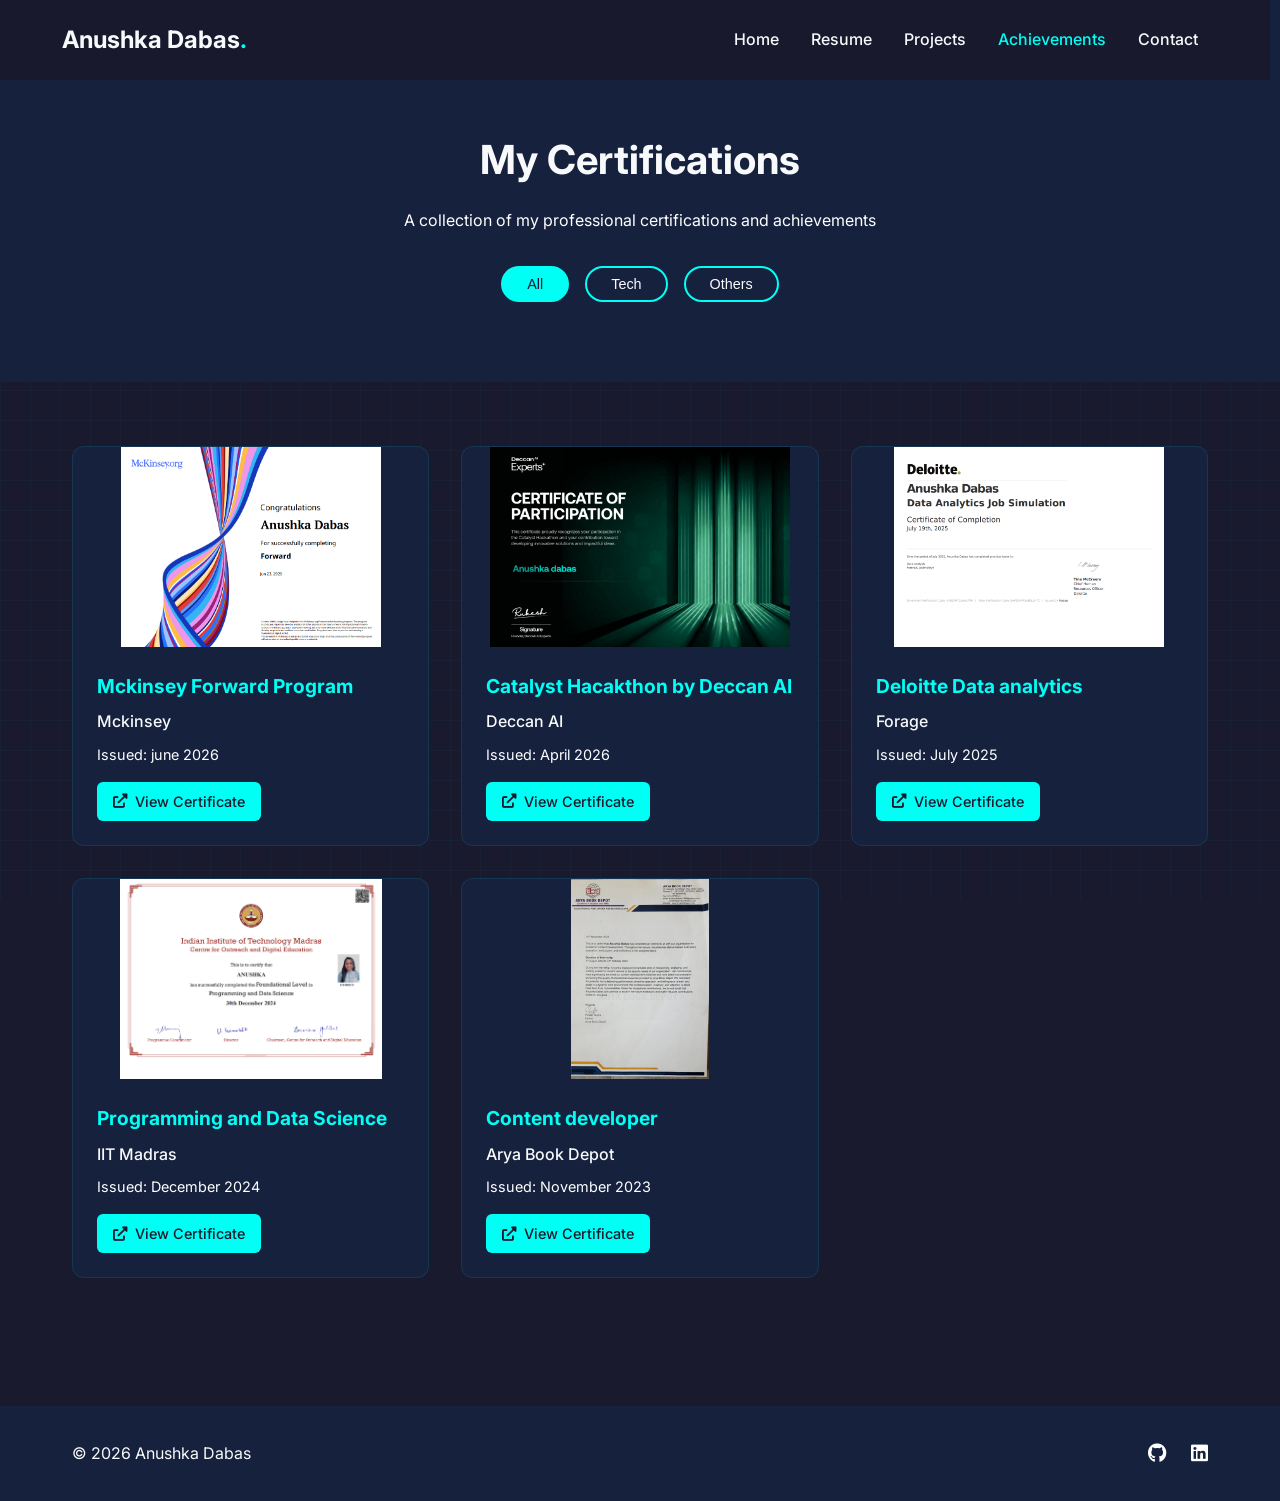
<file: achievements.html>
<!DOCTYPE html>
<html lang="en">
<head>
    <meta charset="UTF-8">
    <meta name="viewport" content="width=device-width, initial-scale=1.0">
    <title>Anushka Dabas | Achievements</title>
    
    <!-- Font Awesome -->
    <link rel="stylesheet" href="https://cdnjs.cloudflare.com/ajax/libs/font-awesome/6.0.0/css/all.min.css">
    
    <!-- Google Fonts -->
    <link href="https://fonts.googleapis.com/css2?family=Inter:wght@400;500;600;700&display=swap" rel="stylesheet">
    
    <!-- Your CSS -->
    <link rel="stylesheet" href="css/style.css">
    <link rel="stylesheet" href="css/achievements.css">
</head>
<body>
    <!-- Navigation -->
    <nav class="navbar">
        <div class="container nav-container">
            <a href="index.html" class="logo">Anushka Dabas<span class="accent">.</span></a>
            <ul class="nav-links">
                <li><a href="index.html">Home</a></li>
                <li><a href="index.html#resume">Resume</a></li>
                <li><a href="projects.html">Projects</a></li>
                <li><a href="achievements.html" class="active">Achievements</a></li>
                <li><a href="index.html#contact">Contact</a></li>
            </ul>
            <div class="menu-btn">
                <span></span>
            </div>
        </div>
    </nav>

    <!-- Certifications Header -->
    <header class="certifications-header">
        <div class="container">
            <h1>My Certifications</h1>
            <p>A collection of my professional certifications and achievements</p>
            
            <!-- Certificate Filters -->
            <div class="certificate-filters">
                <button class="filter-btn active" data-filter="all">All</button>
                <button class="filter-btn" data-filter="tech">Tech</button>
                <button class="filter-btn" data-filter="other">Others</button>
            </div>
        </div>
    </header>

    <!-- Certifications Grid -->
    <section class="certifications-section">
        <div class="container">
            <div class="certifications-grid">

                <!-- Certification Card 1 -->
                <div class="certification-card" data-category="tech">
                    <div class="certification-image">
                        <img src="assets/images/mckinsey.png" alt="AI Appreciate">
                    </div>
                    <div class="certification-content">
                        <h3>Mckinsey Forward Program</h3>
                        <p class="issuer">Mckinsey</p>
                        <p class="date">Issued: june 2026</p>
                        <div class="certification-links">
                            <a href="assets/achievements/Mckinsey.pdf" target="_blank" class="btn btn-sm">
                                <i class="fas fa-external-link-alt"></i> View Certificate
                            </a>
                        </div>
                    </div>
                </div>

                 <!-- Certification Card 2 -->
                <div class="certification-card" data-category="tech">
                    <div class="certification-image">
                        <img src="assets/images/deccan.png" alt="deccan-hacakthon">
                    </div>
                    <div class="certification-content">
                        <h3>Catalyst Hacakthon by Deccan AI</h3>
                        <p class="issuer">Deccan AI</p>
                        <p class="date">Issued: April 2026</p>
                        <div class="certification-links">
                            <a href="assets/achievements/deccan-hacakthon.pdf" target="_blank" class="btn btn-sm">
                                <i class="fas fa-external-link-alt"></i> View Certificate
                            </a>
                        </div>
                    </div>
                </div>
                


                <!-- Certification Card 1 -->
                <div class="certification-card" data-category="tech">
                    <div class="certification-image">
                        <img src="assets/images/deloitte.png" alt="Deloitte Data analytics">
                    </div>
                    <div class="certification-content">
                        <h3>Deloitte Data analytics</h3>
                        <p class="issuer">Forage</p>
                        <p class="date">Issued: July 2025</p>
                        <div class="certification-links">
                            <a href="assets/achievements/deloitte-certificate.pdf" target="_blank" class="btn btn-sm">
                                <i class="fas fa-external-link-alt"></i> View Certificate
                            </a>
                        </div>
                    </div>
                </div>

                   <!-- Certification Card 2 -->
                <div class="certification-card" data-category="tech">
                    <div class="certification-image">
                        <img src="assets/images/IIT-certificate.png" alt="Deloitte Data analytics">
                    </div>
                    <div class="certification-content">
                        <h3>Programming and Data Science</h3>
                        <p class="issuer">IIT Madras</p>
                        <p class="date">Issued: December 2024</p>
                        <div class="certification-links">
                            <a href="assets/images/IIT-certificate.png" target="_blank" class="btn btn-sm">
                                <i class="fas fa-external-link-alt"></i> View Certificate
                            </a>
                        </div>
                    </div>
                </div>

               
            
                
                
                <!-- Certification Card 5 (Other) -->
                <div class="certification-card" data-category="other">
                    <div class="certification-image">
                        <img src="assets/achievements/arya-certificate.jpg" alt="Content developer">
                    </div>
                    <div class="certification-content">
                        <h3>Content developer</h3>
                        <p class="issuer">Arya Book Depot</p>
                        <p class="date">Issued: November 2023</p>
                        <div class="certification-links">
                            <a href="assets/achievements/arya-certificate.jpg" target="_blank" class="btn btn-sm">
                                <i class="fas fa-external-link-alt"></i> View Certificate
                            </a>
                        </div>
                    </div>
                </div>
            </div>
        </div>
    </section>

    <!-- Footer -->
    <footer class="footer">
        <div class="container">
            <div class="footer-content">
                <div class="footer-left">
                    <p>© 2026 Anushka Dabas</p>
                </div>
                <div class="footer-right">
                    <div class="social-links">
                        <a href=" https://github.com/Anushka-dabas"  target="_blank">
                            <i class="fab fa-github"></i>
                        </a>
                        <a href= "https://www.linkedin.com/in/anushka-dabas/" target="_blank">
                            <i class="fab fa-linkedin"></i>
                        </a>
                    </div>
                </div>
            </div>
        </div>
    </footer>

    <!-- Scripts -->
    <script src="js/main.js"></script>
    <script src="js/achievements.js"></script>
</body>
</html>
</file>
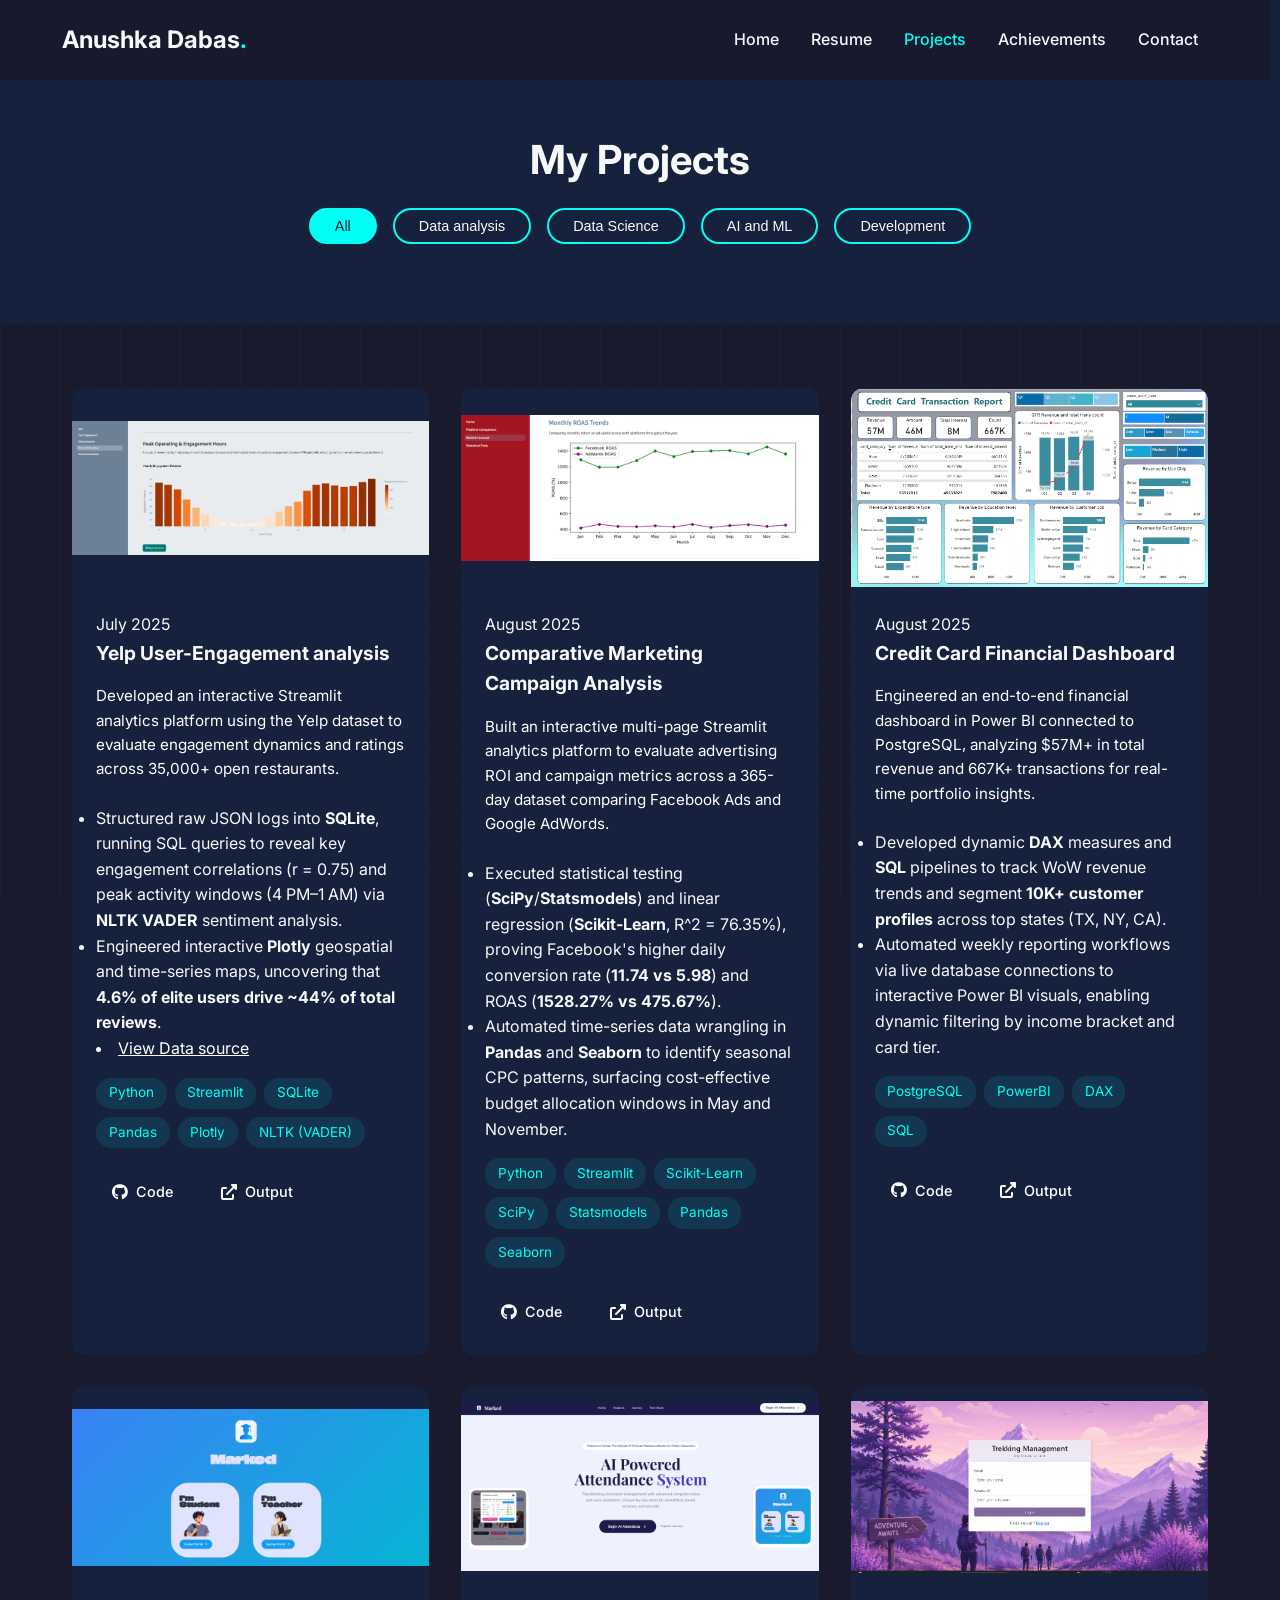
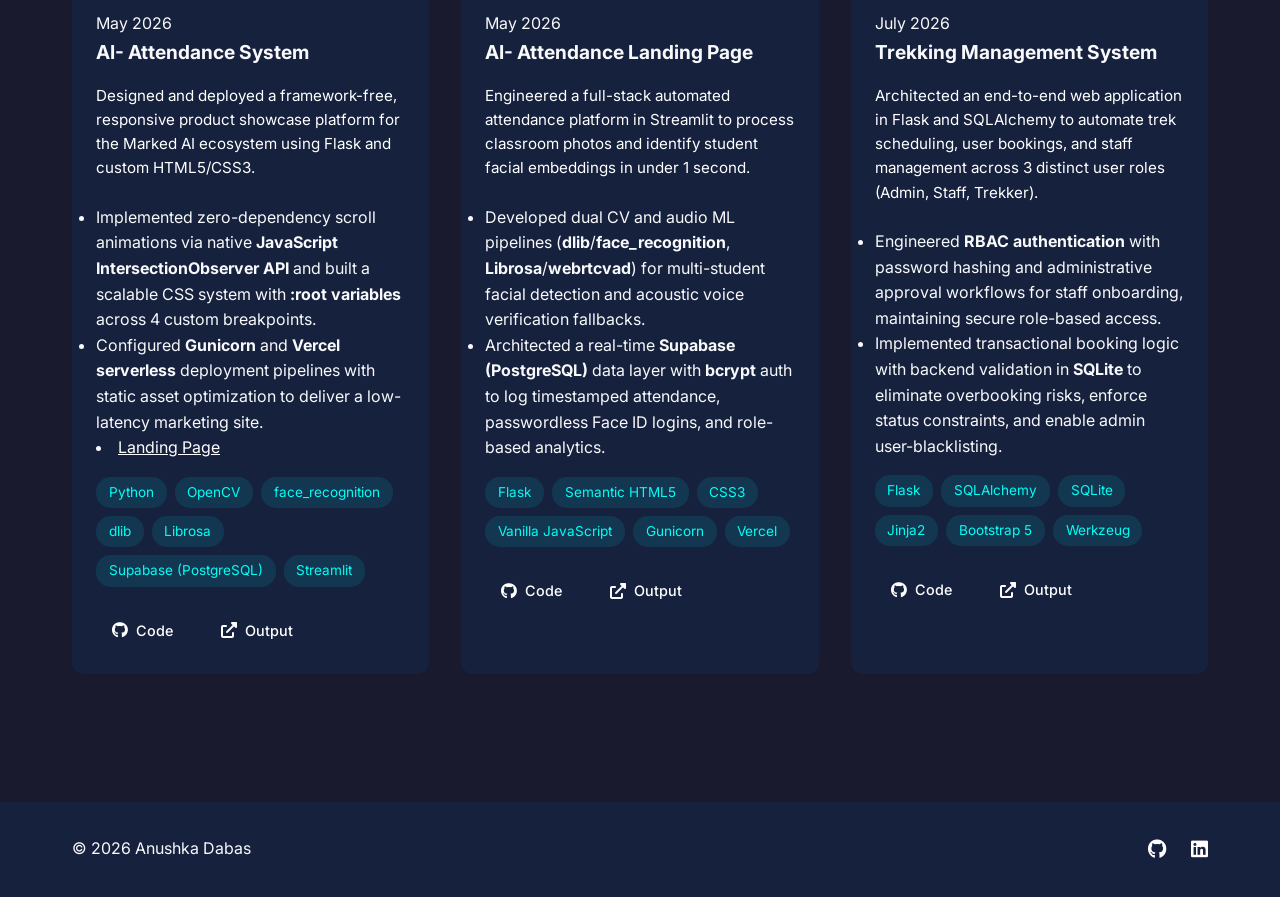
<file: projects.html>
<!DOCTYPE html>
<html lang="en">
<head>
    <meta charset="UTF-8">
    <meta name="viewport" content="width=device-width, initial-scale=1.0">
    <title>Anushka Dabas | Projects</title>
    
    <!-- Font Awesome -->
    <link rel="stylesheet" href="https://cdnjs.cloudflare.com/ajax/libs/font-awesome/6.0.0/css/all.min.css">
    
    <!-- Google Fonts -->
    <link href="https://fonts.googleapis.com/css2?family=Inter:wght@400;500;600;700&display=swap" rel="stylesheet">
    
    <!-- Your CSS -->
    <link rel="stylesheet" href="css/style.css">
    <link rel="stylesheet" href="css/projects.css">
</head>
<body>
    <!-- Navigation -->
    <nav class="navbar">
        <div class="container nav-container">
            <a href="index.html" class="logo">Anushka Dabas<span class="accent">.</span></a>
            <ul class="nav-links">
                <li><a href="index.html">Home</a></li>
                <li><a href="index.html#resume">Resume</a></li>
                <li><a href="projects.html" class="active">Projects</a></li>
                <li><a href="achievements.html">Achievements</a></li>
                <li><a href="index.html#contact">Contact</a></li>
            </ul>
            <div class="menu-btn">
                <span></span>
            </div>
        </div>
    </nav>

    <!-- Projects Header -->
    <header class="projects-header">
        <div class="container">
            <h1>My Projects</h1>
           
            
            <!-- Project Filters -->
            <div class="project-filters">
                <button class="filter-btn active" data-filter="all">All</button>
                <!-- <button class="filter-btn" data-filter="machine-learning">Machine Learning</button> -->
                <button class="filter-btn" data-filter="data-analysis">Data analysis</button>
                <button class="filter-btn" data-filter="data-science">Data Science</button>
                <button class="filter-btn" data-filter="ai-ml">AI and ML</button>
                <button class="filter-btn" data-filter="development">Development</button>
              
                <!-- <button class="filter-btn" data-filter="deep-learning">Deep Learning</button> -->
            </div>
        </div>
    </header>

    <!-- Projects Grid -->
    <section class="projects-section">
        <div class="container">
            <div class="projects-grid">



                <!-- Project Card 1 -->
                <div class="project-card" data-category="data-analysis">
                    <div class="project-image">
                        <img src="assets/projects/location.png" alt="User Engagement analysis">
                    </div>
                    <div class="project-content">
                        <span>July 2025</span>
                        <h3>Yelp User-Engagement analysis</h3>
                        <p>Developed an interactive Streamlit analytics platform using the Yelp dataset to evaluate engagement dynamics and ratings across 35,000+ open restaurants.</p>

                        <ul>
                            <li>Structured raw JSON logs into <b>SQLite</b>, running SQL queries to reveal key engagement correlations (r = 0.75) and peak activity windows (4 PM–1 AM) via <b>NLTK VADER</b> sentiment analysis.</li>
                            <li>Engineered interactive <b>Plotly</b> geospatial and time-series maps, uncovering that <b>4.6% of elite users drive ~44% of total reviews</b>.</li>
                        </ul>  
                            <li>
                                <a style="color: white" href="https://www.kaggle.com/datasets/yelp-dataset/yelp-dataset"> View Data source</a>
                            </li>
                        </ul>
                        <div class="project-tech">
                            <span class="tech-tag">Python</span>
                            <span class="tech-tag">Streamlit</span>
                            <span class="tech-tag">SQLite</span>
                            <span class="tech-tag">Pandas</span>
                            <span class="tech-tag">Plotly</span>
                            <span class="tech-tag">NLTK (VADER)</span>
                        </div>
                        <div class="project-links">
                            <a href="https://github.com/Anushka-dabas/User-Engagement-analysis" target="_blank" class="btn btn-sm">
                                <i class="fab fa-github"></i> Code
                            </a>
                            <a href="https://user-engagement-analysiss.streamlit.app/" target="_blank" class="btn btn-sm">
                                <i class="fas fa-external-link-alt"></i> Output
                            </a>
                        </div>
                    </div>
                </div>




                <div class="project-card" data-category="data-science">
                    <div class="project-image">
                        <img src="assets/projects/roas.png" alt="roas">
                    </div>
                    <div class="project-content">
                        <span>August 2025</span>
                        <h3>Comparative Marketing Campaign Analysis</h3>
                         
                        <p>Built an interactive multi-page Streamlit analytics platform to evaluate advertising ROI and campaign metrics across a 365-day dataset comparing Facebook Ads and Google AdWords.</p>

                        <ul>
                           <li>Executed statistical testing (<b>SciPy</b>/<b>Statsmodels</b>) and linear regression (<b>Scikit-Learn</b>, R^2 = 76.35%), proving Facebook's higher daily conversion rate (<b>11.74 vs 5.98</b>) and ROAS (<b>1528.27% vs 475.67%</b>).</li>
                           <li>Automated time-series data wrangling in <b>Pandas</b> and <b>Seaborn</b> to identify seasonal CPC patterns, surfacing cost-effective budget allocation windows in May and November.</li>
                        </ul>

                        <div class="project-tech">
                            <span class="tech-tag">Python</span>
                            <span class="tech-tag">Streamlit</span>
                            <span class="tech-tag">Scikit-Learn</span>
                            <span class="tech-tag">SciPy</span>
                            <span class="tech-tag">Statsmodels</span>
                            <span class="tech-tag">Pandas</span>
                            <span class="tech-tag">Seaborn</span>
                        </div>
                        <div class="project-links">
                            <a href="https://github.com/Anushka-dabas/Comparative-Marketing-Campaign-Analysis-Facebook-vs-AdWords" target="_blank" class="btn btn-sm">
                                <i class="fab fa-github"></i> Code
                            </a>
                            <a href="https://comparative-marketing-campaign-analysis-facebook-vs-adwords-ns.streamlit.app/" target="_blank" class="btn btn-sm">
                                <i class="fas fa-external-link-alt"></i> Output
                            </a>
                        </div>
                    </div>
                </div>
                



                <div class="project-card" data-category="data-analysis">
                    <div class="project-image">
                        <img src="assets/projects/credit_card_transaction.png" alt="Credit Card dashboard">
                    </div>
                    <div class="project-content">
                        <span>August 2025</span>
                        <h3>Credit Card Financial Dashboard</h3>
                        <p>Engineered an end-to-end financial dashboard in Power BI connected to PostgreSQL, analyzing $57M+ in total revenue and 667K+ transactions for real-time portfolio insights.</p>

                        <ul>
                           <li>Developed dynamic <b>DAX</b> measures and <b>SQL</b> pipelines to track WoW revenue trends and segment <b>10K+ customer profiles</b> across top states (TX, NY, CA).</li>
                           <li>Automated weekly reporting workflows via live database connections to interactive Power BI visuals, enabling dynamic filtering by income bracket and card tier.</li>
                        </ul>
                        <div class="project-tech">
                            <span class="tech-tag">PostgreSQL</span>
                            <span class="tech-tag">PowerBI</span>
                            <span class="tech-tag">DAX</span>
                            <span class="tech-tag">SQL</span>
                        </div>
                        <div class="project-links">
                            <a href="https://github.com/Anushka-dabas/Credit_Card_Financial_Dashboard" target="_blank" class="btn btn-sm">
                                <i class="fab fa-github"></i> Code
                            </a>
                            <a href="https://github.com/Anushka-dabas/Credit_Card_Financial_Dashboard/blob/main/Credit%20Card%20Report%20final.pdf" target="_blank" class="btn btn-sm">
                                <i class="fas fa-external-link-alt"></i> Output
                            </a>
                        </div>
                    </div>
                </div>
                



                <div class="project-card" data-category="ai-ml">
                    <div class="project-image">
                        <img src="assets/projects/marked.png" alt="crop-yield-analysis">
                    </div>
                    <div class="project-content">
                        <span> May 2026 </span>
                        <h3>AI- Attendance System</h3>
                        <p>Designed and deployed a framework-free, responsive product showcase platform for the Marked AI ecosystem using Flask and custom HTML5/CSS3.</p>

                        <ul>
                            <li>Implemented zero-dependency scroll animations via native <b>JavaScript IntersectionObserver API</b> and built a scalable CSS system with <b>:root variables</b> across 4 custom breakpoints.</li>
                            <li>Configured <b>Gunicorn</b> and <b>Vercel serverless</b> deployment pipelines with static asset optimization to deliver a low-latency marketing site.</li>
                        </ul>
                            <li>
                                <a style="color: white" href="https://marked-landing-page-theta.vercel.app/"> Landing Page</a>
                            </li>
                        </ul>
                        <div class="project-tech">
                            <span class="tech-tag">Python</span>
                            <span class="tech-tag">OpenCV</span>
                            <span class="tech-tag">face_recognition</span>
                            <span class="tech-tag">dlib</span>
                            <span class="tech-tag">Librosa</span>
                            <span class="tech-tag">Supabase (PostgreSQL)</span>
                            <span class="tech-tag">Streamlit</span>
                        </div>
                        <div class="project-links">
                            <a href="https://github.com/Anushka-dabas/Marked-AI-attendance- " target="_blank" class="btn btn-sm">
                                <i class="fab fa-github"></i> Code
                            </a>
                            <a href="https://marked-main.streamlit.app/" target="_blank" class="btn btn-sm">
                                <i class="fas fa-external-link-alt"></i> Output
                            </a>
                        </div>
                    </div>
                </div>




                <div class="project-card" data-category="development">
                    <div class="project-image">
                        <img src="assets/projects/Landingpg.png" alt="washington-house-sales">
                    </div>
                    <div class="project-content">
                        <span>May 2026</span>
                        <h3>AI- Attendance Landing Page</h3>
                        <p>Engineered a full-stack automated attendance platform in Streamlit to process classroom photos and identify student facial embeddings in under 1 second.</p>

                        <ul>
                           <li>Developed dual CV and audio ML pipelines (<b>dlib</b>/<b>face_recognition</b>, <b>Librosa</b>/<b>webrtcvad</b>) for multi-student facial detection and acoustic voice verification fallbacks.</li>
                           <li>Architected a real-time <b>Supabase (PostgreSQL)</b> data layer with <b>bcrypt</b> auth to log timestamped attendance, passwordless Face ID logins, and role-based analytics.</li>
                        </ul>
                                                


                        <div class="project-tech">
                           <span class="tech-tag">Flask</span>
                            <span class="tech-tag">Semantic HTML5</span>
                            <span class="tech-tag">CSS3</span>
                            <span class="tech-tag">Vanilla JavaScript</span>
                            <span class="tech-tag">Gunicorn</span>
                            <span class="tech-tag">Vercel</span>
                        </div>
                        <div class="project-links">
                            <a href="https://github.com/Anushka-dabas/Marked---Landing-page " target="_blank" class="btn btn-sm">
                                <i class="fab fa-github"></i> Code
                            </a>
                            <a href="https://marked-landing-page-theta.vercel.app/" target="_blank" class="btn btn-sm">
                                <i class="fas fa-external-link-alt"></i> Output
                            </a>
                        </div>
                    </div>
                </div>




                <div class="project-card" data-category="development">
                    <div class="project-image">
                        <img src="assets/projects/Trek.png" alt="Trekking Management System">
                    </div>
                    <div class="project-content">
                        <span>July 2026</span>
                        <h3>Trekking Management System</h3>
                        
                         <p>Architected an end-to-end web application in Flask and SQLAlchemy to automate trek scheduling, user bookings, and staff management across 3 distinct user roles (Admin, Staff, Trekker).</p>

                        <ul>
                            <li>Engineered <b>RBAC authentication</b> with password hashing and administrative approval workflows for staff onboarding, maintaining secure role-based access.</li>
                            <li>Implemented transactional booking logic with backend validation in <b>SQLite</b> to eliminate overbooking risks, enforce status constraints, and enable admin user-blacklisting.</li>
                        </ul>

                        <div class="project-tech">
                            <span class="tech-tag">Flask</span>
                            <span class="tech-tag">SQLAlchemy</span>
                            <span class="tech-tag">SQLite</span>
                            <span class="tech-tag">Jinja2</span>
                            <span class="tech-tag">Bootstrap 5</span>
                            <span class="tech-tag">Werkzeug</span>
                            
                             
                        </div>
                        <div class="project-links">
                            <a href="https://github.com/Anushka-dabas/Trekking-management-app" target="_blank" class="btn btn-sm">
                                <i class="fab fa-github"></i> Code
                            </a>
                            <a href=" " target="_blank" class="btn btn-sm">
                                <i class="fas fa-external-link-alt"></i> Output
                            </a>
                        </div>
                    </div>
                </div>

                <!-- Add more project cards with different data-category values -->
                
            </div>
        </div>
    </section>
















    <!-- Footer -->
    <footer class="footer">
        <div class="container">
            <div class="footer-content">
                <div class="footer-left">
                    <p>© 2026 Anushka Dabas <p>
                </div>
                <div class="footer-right">
                    <div class="social-links">
                        <a href= " https://github.com/Anushka-dabas"  target="_blank">
                            <i class="fab fa-github"></i>
                        </a>
                        <a href="https://www.linkedin.com/in/anushka-dabas/" target="_blank">
                            <i class="fab fa-linkedin"></i>
                        </a>
                        
                    </div>
                </div>
            </div>
        </div>
    </footer>

    <!-- Scripts -->
    <script src="js/main.js"></script>
    <script src="js/projects.js"></script>
</body>
</html>
</file>
<file: css/style.css>
/* Root Variables */
:root {
  /* Colors */
  --bg-primary: #1a1a2e;
  --bg-secondary: #16213e;
  --text-primary: #f8f9fa;
  --text-secondary: #ffffff;
  --accent-primary: #00fff5;
  --accent-secondary: #08d9d6;
  --grid-color: rgba(0, 255, 245, 0.1);
  
  /* Typography */
  --font-main: 'Inter', sans-serif;
  
  /* Spacing */
  --nav-height: 80px;
  --container-width: 1200px;
}

/* Basic Reset */
* {
  margin: 0px;
  padding: 0;
  box-sizing: border-box;
}

body {
  background-color: var(--bg-primary);
  color: var(--text-primary);
  font-family: var(--font-main);
  line-height: 1.6;
}

/* Data Grid Background */
body::before {
  content: '';
  position: fixed;
  top: 0;
  left: 0;
  width: 100%;
  height: 100%;
  background: 
      linear-gradient(var(--grid-color) 1px, transparent 1px),
      linear-gradient(90deg, var(--grid-color) 1px, transparent 1px);
  background-size: 30px 30px;
  z-index: -1;
  opacity: 0.3;
}

/* Container */
.container {
  max-width: var(--container-width);
  margin: 0 auto;
  padding: 0 2rem;
  position: relative;
  z-index: 1;
}

/* Navigation */
.navbar {
  position: fixed;
  top: 0;
  left: -10px;
  width: 100%;
  height: var(--nav-height);
  background: rgba(26, 26, 46, 0.95);
  backdrop-filter: blur(10px);
  z-index: 1000;
}

.nav-container {
  display: flex;
  justify-content: space-between;
  align-items: center;
  height: 100%;
  padding: 0 2rem;
  flex-wrap: wrap;
}

.logo {
  font-size: 1.5rem;
  font-weight: 700;
  color: var(--text-primary);
  text-decoration: none;
}

.logo .accent {
  color: var(--accent-primary);
}

.nav-links {
  display: flex;
  gap: 2rem;
  list-style: none;
  flex-wrap: wrap;
  justify-content: flex-end;
}

.nav-links a {
  color: var(--text-primary);
  text-decoration: none;
  font-weight: 500;
  transition: color 0.3s ease;
}

/* Hamburger Menu */
.hamburger-menu {
  display: none;
  cursor: pointer;
  padding: 0.5rem;
  z-index: 1001; /* Keep hamburger above mobile menu */
}

.bar {
  width: 25px;
  height: 3px;
  background-color: var(--text-primary);
  margin: 5px 0;
  transition: all 0.3s ease;
  border-radius: 2px;
}

.nav-links a:hover,
.nav-links a.active {
  color: var(--accent-primary);
}

/* Hero Section */
/* Hero Section Styles */
.hero {
  min-height: 100vh;
  padding-top: var(--nav-height);
  position: relative;
  display: flex;
  align-items: center;
  text-align: center;
}

#particles-js {
  position: absolute;
  width: 100%;
  height: 100%;
  top: 0;
  left: 0;
}

.hero-content {
  position: relative;
  z-index: 2;
  display: flex;
  flex-direction: column;
  align-items: center;
  justify-content: center;
  max-width: 800px;
  margin: 0 auto;
  padding: 2rem;
}

.profile-image {
  width: 150px;
  height: 150px;
  border-radius: 50%;
  position: relative;
  margin-bottom: 2rem;
}

.profile-image img {
  width: 100%;
  height: 100%;
  object-fit: cover;
  border-radius: 50%;
  border: 3px solid var(--accent-primary);
}

.data-dots {
  position: absolute;
  top: -10px;
  right: -10px;
  display: flex;
  gap: 8px;
}

.data-dots span {
  width: 8px;
  height: 8px;
  border-radius: 50%;
  background: var(--accent-primary);
  animation: pulse 2s infinite;
}

.data-dots span:nth-child(2) {
  animation-delay: 0.3s;
}

.data-dots span:nth-child(3) {
  animation-delay: 0.6s;
}

.hero-text {
  margin-bottom: 2rem;
}

.hero-text h1 {
  font-size: 3rem;
  margin-bottom: 1rem;
  line-height: 1.2;
}

.hero-text h2 {
  font-size: 1.5rem;
  color: var(--text-secondary);
  margin-bottom: 1rem;
}

.hero-text p {
  font-size: 1.2rem;
  color: var(--text-secondary);
}

.hero-buttons {
  display: flex;
  gap: 1rem;
  justify-content: center;
}

.btn {
  display: inline-flex;
  align-items: center;
  gap: 0.5rem;
  padding: 0.8rem 1.5rem;
  border-radius: 6px;
  font-weight: 500;
  text-decoration: none;
  transition: all 0.3s ease;
  cursor: pointer;
}

.btn-primary {
  background: var(--accent-primary);
  color: var(--bg-primary);
}

.btn-secondary {
  background: transparent;
  border: 2px solid var(--accent-primary);
  color: var(--accent-primary);
}

.btn:hover {
  transform: translateY(-2px);
  box-shadow: 0 4px 12px rgba(0, 255, 245, 0.2);
}

.accent {
  color: var(--accent-primary);
}

.highlight {
  color: var(--accent-primary);
  position: relative;
}

@keyframes pulse {
  0% { transform: scale(1); opacity: 1; }
  50% { transform: scale(1.5); opacity: 0.5; }
  100% { transform: scale(1); opacity: 1; }
}

/* Responsive Design */
@media (max-width: 768px) {
  .hero-text h1 {
      font-size: 2.5rem;
  }

  .hero-text h2 {
      font-size: 1.3rem;
  }

  .hero-text p {
      font-size: 1rem;
  }

  .profile-image {
      width: 120px;
      height: 120px;
  }

  .hero-buttons {
      flex-direction: column;
      width: 100%;
      max-width: 300px;
  }

  .btn {
      width: 100%;
      justify-content: center;
  }
}

/* Profile Image */
.profile-image {
  width: 120px;
  height: 120px;
  border-radius: 50%;
  position: relative;
  margin-bottom: 2rem;
}

.profile-image img {
  width: 100%;
  height: 100%;
  object-fit: cover;
  border-radius: 50%;
  border: 3px solid var(--accent-primary);
}

.data-dots {
  position: absolute;
  top: -10px;
  right: -10px;
  display: flex;
  gap: 8px;
}

.data-dots span {
  width: 8px;
  height: 8px;
  border-radius: 50%;
  background: var(--accent-primary);
  animation: pulse 2s infinite;
}

.data-dots span:nth-child(2) {
  animation-delay: 0.3s;
}

.data-dots span:nth-child(3) {
  animation-delay: 0.6s;
}

/* Text Styles */
h1 {
  font-size: 3rem;
  margin-bottom: 1rem;
}

.accent {
  color: var(--accent-primary);
}

h2 {
  font-size: 1.5rem;
  color: var(--text-secondary);
  margin-bottom: 1rem;
}

.highlight {
  color: var(--accent-primary);
  position: relative;
}

.highlight::after {
  content: '';
  position: absolute;
  bottom: 0;
  left: 0;
  width: 100%;
  height: 2px;
  background: var(--accent-primary);
  animation: lineWidth 3s infinite;
}

/* Buttons */
.btn {
  display: inline-flex;
  align-items: center;
  gap: 0.5rem;
  padding: 0.8rem 1.5rem;
  border-radius: 6px;
  font-weight: 500;
  text-decoration: none;
  transition: all 0.3s ease;
  cursor: pointer;
}

.btn-primary {
  background: var(--accent-primary);
  color: var(--bg-primary);
}

.btn-secondary {
  background: transparent;
  border: 2px solid var(--accent-primary);
  color: var(--accent-primary);
}

.btn:hover {
  transform: translateY(-2px);
  box-shadow: 0 4px 12px rgba(0, 255, 245, 0.2);
}

/* Section Styles */
.section {
  padding: 4rem 0;
}

.section-header {
  text-align: center;
  margin-bottom: 3rem;
}

.section-header h2 {
  font-size: 2.5rem;
  margin-bottom: 1rem;
}

.data-line {
  width: 60px;
  height: 4px;
  background: var(--accent-primary);
  margin: 0 auto;
}

/* Resume Section */
.resume-grid {
  display: flex;
  flex-direction: column;
  gap: 2rem;
}

.data-card {
  background: rgba(22, 33, 62, 0.8);
  border: 1px solid rgba(0, 255, 245, 0.1);
  border-radius: 12px;
  padding: 2rem;
  backdrop-filter: blur(10px);
  transition: transform 0.3s ease;
}

.data-card:hover {
  transform: translateY(-5px);
}

.card-header {
  display: flex;
  align-items: center;
  gap: 1rem;
  margin-bottom: 1.5rem;
}

.card-header i {
  color: var(--accent-primary);
  font-size: 1.5rem;
}


/* Skills Styles */
.skills-container {
  display: flex;
  flex-direction: column;
  gap: 1.5rem;
}

.skill-category {
  margin-bottom: 0.5rem; /* Separates each category group clean and evenly */
}

.skill-category h4 {
  margin-top: 1.25rem;    /* Pushes heading down away from the previous category's tags */
  margin-bottom: 1rem;    /* Adds clear vertical gap between heading and its tags below */
  color: var(--text-secondary);
  font-size: 1.05rem;
}

.skill-category:first-child h4 {
  margin-top: 0;          /* Keeps top heading aligned with the top of the card */
}

.skill-tags {
  display: flex;
  flex-wrap: wrap;
  gap: 0.6rem 0.75rem;    /* Tightens individual tag gaps so rows look neat */
}

.skill-tag {
  background: rgba(0, 255, 245, 0.1);
  color: var(--accent-primary);
  padding: 0.45rem 0.9rem;
  border-radius: 20px;
  font-size: 0.88rem;
  transition: all 0.3s ease;
}

.skill-tag:hover {
  background: var(--accent-primary);
  color: var(--bg-primary);
}



/* Timeline Styles */
.timeline {
  position: relative;
  padding-left: 2rem;
}

.timeline-item {
  position: relative;
  padding-bottom: 2rem;
}

.timeline-dot {
  position: absolute;
  left: -2rem;
  width: 12px;
  height: 12px;
  border-radius: 50%;
  background: var(--accent-primary);
}

.timeline-content {
  border-left: 2px solid var(--accent-primary);
  padding-left: 1.5rem;
}

/* Projects Section */
.projects-grid {
  display: grid;
  grid-template-columns: repeat(auto-fit, minmax(300px, 1fr));
  gap: 2rem;
}

.project-image {
  position: relative;
  height: 200px;
  overflow: hidden;
  border-radius: 12px 12px 0 0;
}

.project-link{
  padding: 10px;
  color:white;
}
.project-image img {
  width: 100%;
  height: 100%;
  object-fit: scale-down;
}

.project-overlay {
  position: absolute;
  top: 0;
  left: 0;
  width: 100%;
  height: 100%;
  background: rgba(0, 0, 0, 0.7);
  display: flex;
  align-items: center;
  justify-content: center;
  opacity: 0;
  transition: opacity 0.3s ease;
}

.project-card:hover .project-overlay {
  opacity: 1;
}

.project-content {
  padding: 1.5rem;
}

.project-tech {
  display: flex;
  flex-wrap: wrap;
  gap: 0.5rem;
  margin: 1rem 0;
}

.tech-tag {
  background: rgba(0, 255, 245, 0.1);
  color: var(--accent-primary);
  padding: 0.3rem 0.8rem;
  border-radius: 15px;
  font-size: 0.85rem;
}

/* Blog Preview Section */
.blog-preview-grid {
  display: grid;
  grid-template-columns: repeat(3, 1fr);
  gap: 2rem;
}

.blog-card {
  background: rgba(22, 33, 62, 0.8);
}

.blog-date {
  color: var(--text-secondary);
  font-size: 0.9rem;
  margin-bottom: 1rem;
}

.read-more {
  color: var(--accent-primary);
  text-decoration: none;
  display: inline-flex;
  align-items: center;
  gap: 0.5rem;
  transition: gap 0.3s ease;
}

.read-more:hover {
  gap: 0.8rem;
}

/* Contact Section */
.contact-content {
  max-width: 600px;
  margin: 0 auto;
  text-align: center;
}

.contact-methods {
  display: flex;
  flex-direction: column;
  gap: 1rem;
  margin-top: 2rem;
}

.contact-method {
  display: flex;
  align-items: center;
  gap: 1rem;
  padding: 1rem;
  background: rgba(22, 33, 62, 0.8);
  border: 1px solid rgba(0, 255, 245, 0.1);
  border-radius: 8px;
  text-decoration: none;
  color: var(--text-primary);
  transition: transform 0.3s ease;
}

.contact-method:hover {
  transform: translateX(10px);
}

.contact-method i {
  color: var(--accent-primary);
}

/* Footer */
.footer {
  background: var(--bg-secondary);
  padding: 2rem 0;
  margin-top: 4rem;
}

.footer-content {
  display: flex;
  justify-content: space-between;
  align-items: center;
}

.social-links {
  display: flex;
  gap: 1.5rem;
}

.social-links a {
  color: var(--text-secondary);
  font-size: 1.2rem;
  transition: color 0.3s ease;
}

.social-links a:hover {
  color: var(--accent-primary);
}

@keyframes chartFadeIn {
  from {
      opacity: 0;
      transform: translateY(20px);
  }
  to {
      opacity: 1;
      transform: translateY(0);
  }
}

.hero-right {
  animation: chartFadeIn 1s ease-out;
}

/* Animations */
@keyframes pulse {
  0% { transform: scale(1); opacity: 1; }
  50% { transform: scale(1.5); opacity: 0.5; }
  100% { transform: scale(1); opacity: 1; }
}

@keyframes lineWidth {
  0% { width: 0; }
  50% { width: 100%; }
  100% { width: 0; }
}

/* Responsive Design */
@media (max-width: 768px) {
  .hero-content {
      flex-direction: column;
      text-align: center;
  }

  .profile-image {
      margin: 0 auto 2rem;
  }

  .hero-right {
      height: 300px;
  }

  .resume-grid,
  .blog-preview-grid {
      grid-template-columns: 1fr;
  }


  h1 {
      font-size: 2.5rem;
  }

  .footer-content {
      flex-direction: column;
      gap: 1rem;
      text-align: center;
  }
}

/* Menu Button for Mobile */
.menu-btn {
  display: none;
  cursor: pointer;
}

@media (max-width: 768px) {
  .menu-btn {
      display: block;
  }
}

/* Navigation Responsive Styles */
@media screen and (max-width: 768px) {
  .nav-container {
      padding: 0 1rem;
  }

  .nav-links {
      display: flex; /* Force display flex */
      gap: 0.8rem;
      font-size: 0.85rem;
  }

  .nav-links a {
      padding: 0.5rem 0.3rem;
  }
}

@media screen and (max-width: 480px) {
  .nav-links {
      gap: 0.5rem;
      font-size: 0.8rem;
  }
  
  .logo {
      font-size: 1.2rem;
  }
}

/* Scroll to Top Button Styles */
.scroll-top {
  position: fixed;
  bottom: 30px;
  right: 30px;
  width: 40px;
  height: 40px;
  background: var(--accent-primary);
  border: none;
  border-radius: 50%;
  color: var(--bg-primary);
  cursor: pointer;
  opacity: 0;
  transform: translateY(100px);
  transition: all 0.3s ease;
  z-index: 999;
}

.scroll-top.visible {
  opacity: 1;
  transform: translateY(0);
}

@media (max-width: 768px) {
  .scroll-top {
      bottom: 20px;
      right: 20px;
  }
}
</file>
<file: css/achievements.css>
/* Certifications Page Styles */
.certifications-header {
    padding: calc(var(--nav-height) + 3rem) 0 3rem;
    background: var(--bg-secondary);
    text-align: center;
}

.certifications-header h1 {
    font-size: 2.5rem;
    margin-bottom: 1rem;
}

.certifications-header p {
    color: var(--text-secondary);
    max-width: 600px;
    margin: 0 auto 2rem;
}

/* Certificate Filters */
.certificate-filters {
    display: flex;
    justify-content: center;
    gap: 1rem;
    flex-wrap: wrap;
    margin-bottom: 2rem;
}

.filter-btn {
    padding: 0.5rem 1.5rem;
    border: 2px solid var(--accent-primary);
    background: transparent;
    color: var(--text-primary);
    border-radius: 25px;
    cursor: pointer;
    transition: all 0.3s ease;
    font-size: 0.9rem;
}

.filter-btn:hover,
.filter-btn.active {
    background: var(--accent-primary);
    color: var(--bg-primary);
}

/* Certifications Grid */
.certifications-section {
    padding: 4rem 0;
}

.certifications-grid {
    display: grid;
    grid-template-columns: repeat(auto-fill, minmax(300px, 1fr));
    gap: 2rem;
}

.certification-card {
    background: var(--bg-secondary);
    border-radius: 12px;
    overflow: hidden;
    transition: transform 0.3s ease, opacity 0.3s ease;
    border: 1px solid rgba(0, 255, 245, 0.1);
    display: flex;
    flex-direction: column;
    opacity: 1;
    transform: translateY(0);
}

.certification-card.hidden {
    display: none;
    opacity: 0;
    transform: translateY(20px);
}

.certification-card:hover {
    transform: translateY(-5px);
}

.certification-image {
    width: 100%;
    height: 200px;
    overflow: hidden;
}

.certification-image img {
    width: 100%;
    height: 100%;
    object-fit: contain;
}

.certification-content {
    padding: 1.5rem;
    flex-grow: 1;
    display: flex;
    flex-direction: column;
}

.certification-content h3 {
    margin-bottom: 0.5rem;
    font-size: 1.2rem;
    color: var(--accent-primary);
}

.certification-content .issuer {
    font-weight: 500;
    margin-bottom: 0.5rem;
}

.certification-content .date {
    color: var(--text-secondary);
    font-size: 0.9rem;
    margin-bottom: 1rem;
}

.certification-links {
    margin-top: auto;
}

.btn-sm {
    padding: 0.5rem 1rem;
    font-size: 0.9rem;
    display: inline-flex;
    align-items: center;
    gap: 0.5rem;
    border-radius: 6px;
    text-decoration: none;
    transition: all 0.3s ease;
    background: var(--accent-primary);
    color: var(--bg-primary);
}

.btn-sm:hover {
    opacity: 0.9;
}

/* Responsive Design */
@media (max-width: 768px) {
    .certifications-header h1 {
        font-size: 2rem;
    }

    .filter-btn {
        padding: 0.4rem 1rem;
        font-size: 0.8rem;
    }

    .certifications-grid {
        grid-template-columns: 1fr;
        padding: 0 1rem;
    }

    .certification-card {
        max-width: 400px;
        margin: 0 auto;
    }
}
</file>
<file: css/projects.css>
/* Projects Page Styles */
.projects-header {
    padding: calc(var(--nav-height) + 3rem) 0 3rem;
    background: var(--bg-secondary);
    text-align: center;
}

.projects-header h1 {
    font-size: 2.5rem;
    margin-bottom: 1rem;
}

.projects-header p {
    color: var(--text-secondary);
    max-width: 600px;
    margin: 0 auto 2rem;
}

/* Project Filters */
.project-filters {
    display: flex;
    justify-content: center;
    gap: 1rem;
    flex-wrap: wrap;
    margin-bottom: 2rem;
}

.filter-btn {
    padding: 0.5rem 1.5rem;
    border: 2px solid var(--accent-primary);
    background: transparent;
    color: var(--text-primary);
    border-radius: 25px;
    cursor: pointer;
    transition: all 0.3s ease;
    font-size: 0.9rem;
}

.filter-btn:hover,
.filter-btn.active {
    background: var(--accent-primary);
    color: var(--bg-primary);
}

/* Projects Grid */
.projects-section {
    padding: 4rem 0;
}

.projects-grid {
    display: grid;
    grid-template-columns: repeat(auto-fill, minmax(300px, 1fr));
    gap: 2rem;
}

.project-card {
    background: var(--bg-secondary);
    border-radius: 12px;
    overflow: hidden;
    transition: transform 0.3s ease;
    opacity: 1;
    transform: translateY(0);
    transition: all 0.5s ease;
}

.project-card.hidden {
    display: none;
    opacity: 0;
    transform: translateY(20px);
}

.project-card:hover {
    transform: translateY(-5px);
}

.project-image {
    position: relative;
    height: 200px;
    overflow: hidden;
}

.project-image img {
    width: 100%;
    height: 100%;
    object-fit: scale-down;
    transition: transform 0.3s ease;
}

.project-overlay {
    position: absolute;
    top: 0;
    left: 0;
    width: 100%;
    height: 100%;
    background: rgba(0, 0, 0, 0.8);
    display: flex;
    align-items: center;
    justify-content: center;
    opacity: 0;
    transition: opacity 0.3s ease;
}

.project-card:hover .project-overlay {
    opacity: 1;
}

.project-card:hover .project-image img {
    transform: scale(1.1);
}

.project-link {
    color: var(--text-primary);
    text-decoration: none;
    padding: 0.8rem 1.5rem;
    border: 2px solid var(--accent-primary);
    border-radius: 25px;
    transition: all 0.3s ease;
}

.project-link:hover {
    background: var(--accent-primary);
    color: var(--bg-primary);
}

.project-content {
    padding: 1.5rem;
}

.project-content h3 {
    margin-bottom: 1rem;
    font-size: 1.2rem;
}

.project-content p {
    color: var(--text-secondary);
    margin-bottom: 1.5rem;
    font-size: 0.95rem;
    line-height: 1.6;
}

.project-tech {
    display: flex;
    flex-wrap: wrap;
    gap: 0.5rem;
    margin-bottom: 1.5rem;
}

.tech-tag {
    background: rgba(0, 255, 245, 0.1);
    color: var(--accent-primary);
    padding: 0.3rem 0.8rem;
    border-radius: 15px;
    font-size: 0.85rem;
}

.project-links {
    display: flex;
    gap: 1rem;
}

.btn-sm {
    padding: 0.5rem 1rem;
    font-size: 0.9rem;
    display: inline-flex;
    align-items: center;
    gap: 0.5rem;
    border-radius: 6px;
    text-decoration: none;
    transition: all 0.3s ease;
    color: white
}

.btn-sm i {
    font-size: 1rem;
}

/* Responsive Design */
@media (max-width: 768px) {
    .projects-header h1 {
        font-size: 2rem;
    }

    .filter-btn {
        padding: 0.4rem 1rem;
        font-size: 0.8rem;
    }

    .projects-grid {
        grid-template-columns: 1fr;
        padding: 0 1rem;
    }

    .project-card {
        max-width: 400px;
        margin: 0 auto;
    }
}
</file>
